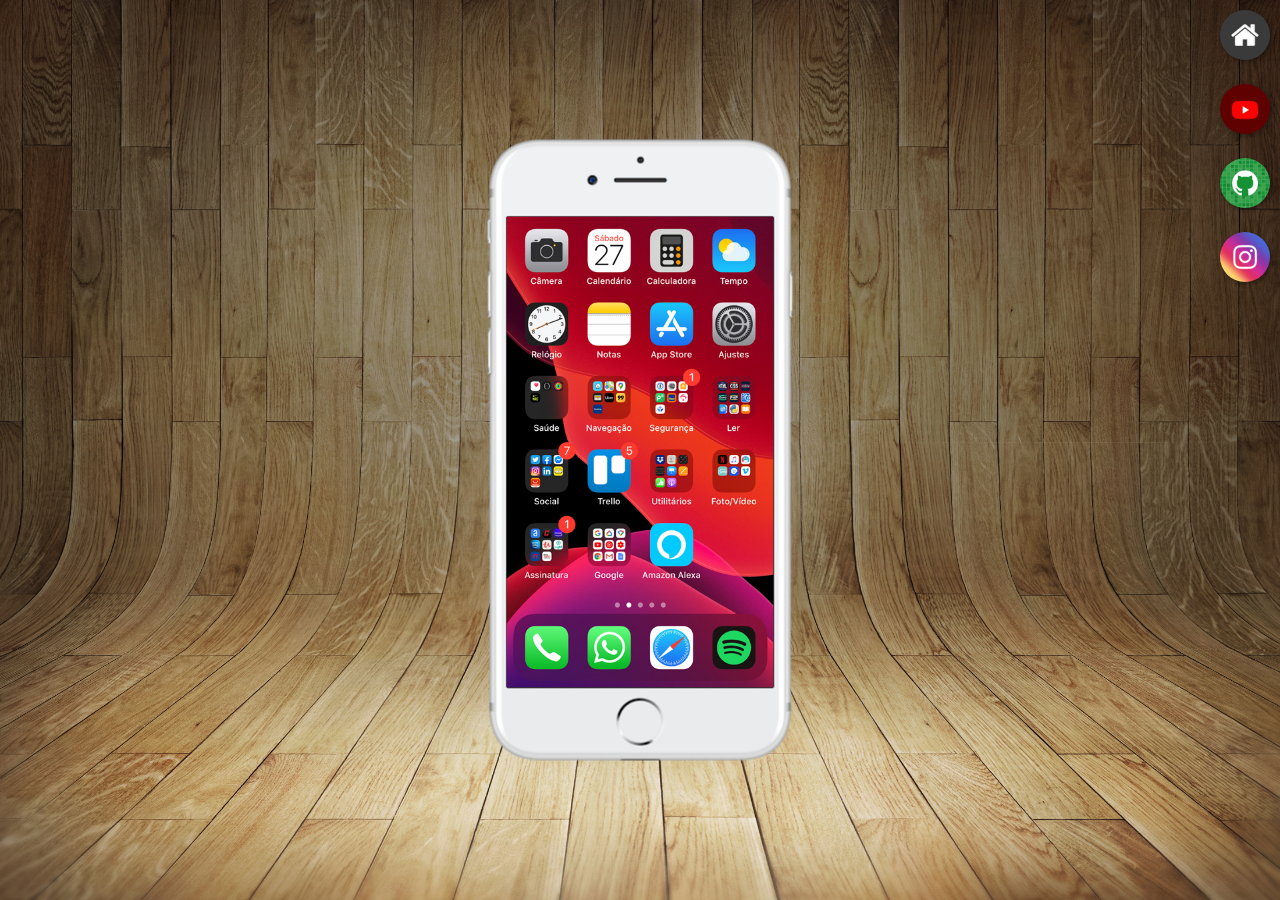
<file: index.html>
<!DOCTYPE html>
<html lang="en">
<head>
    <meta charset="UTF-8">
    <meta name="viewport" content="width=device-width, initial-scale=1.0">
    <title>Projeto Redes  Sociais</title>
    <link rel="shortcut icon" href="favicon.ico" type="image/x-icon">
    <link rel="stylesheet" href="style.css">
</head>
<body>
    <main>
        <section id="telefone">
              <iframe src="home.html" frameborder="0" name="tela" id="tela">Seu navegador não é compativel com isso.</iframe>
        </section>
        <section id="redes-sociais">
            <a href="home.html" target="tela"><img src="imagens/logo-home.jpg" alt="home"></a><br>
            <a href="youtube.html" target="tela"><img src="imagens/logo-youtube.jpg" alt="Youtube"></a><br>
            <a href="github.html" target="tela"><img src="imagens/logo-github.jpg" alt="Github"></a><br>
            <a href="instagram.html" target="tela"><img src="imagens/logo-instagram.jpg" alt="Instagram"></a>
        </section>
    </main>
</body>
</html>
</file>
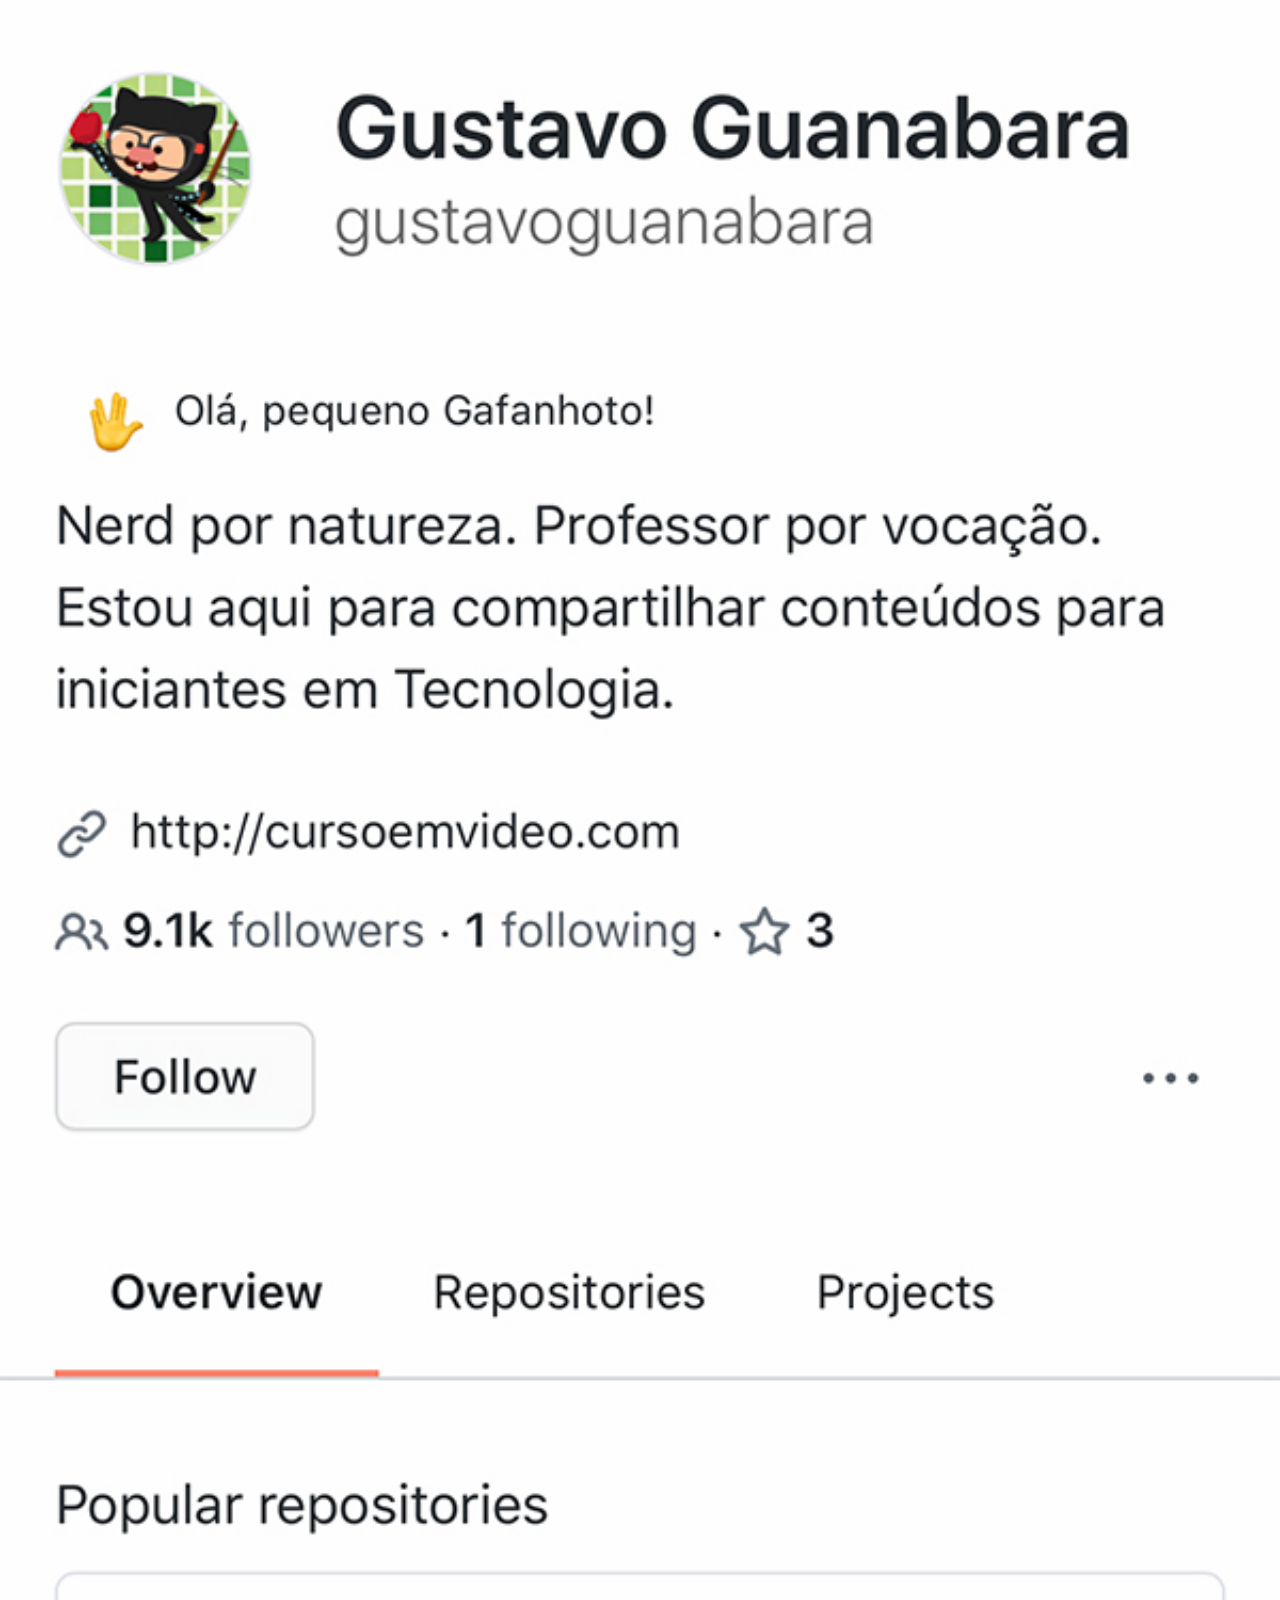
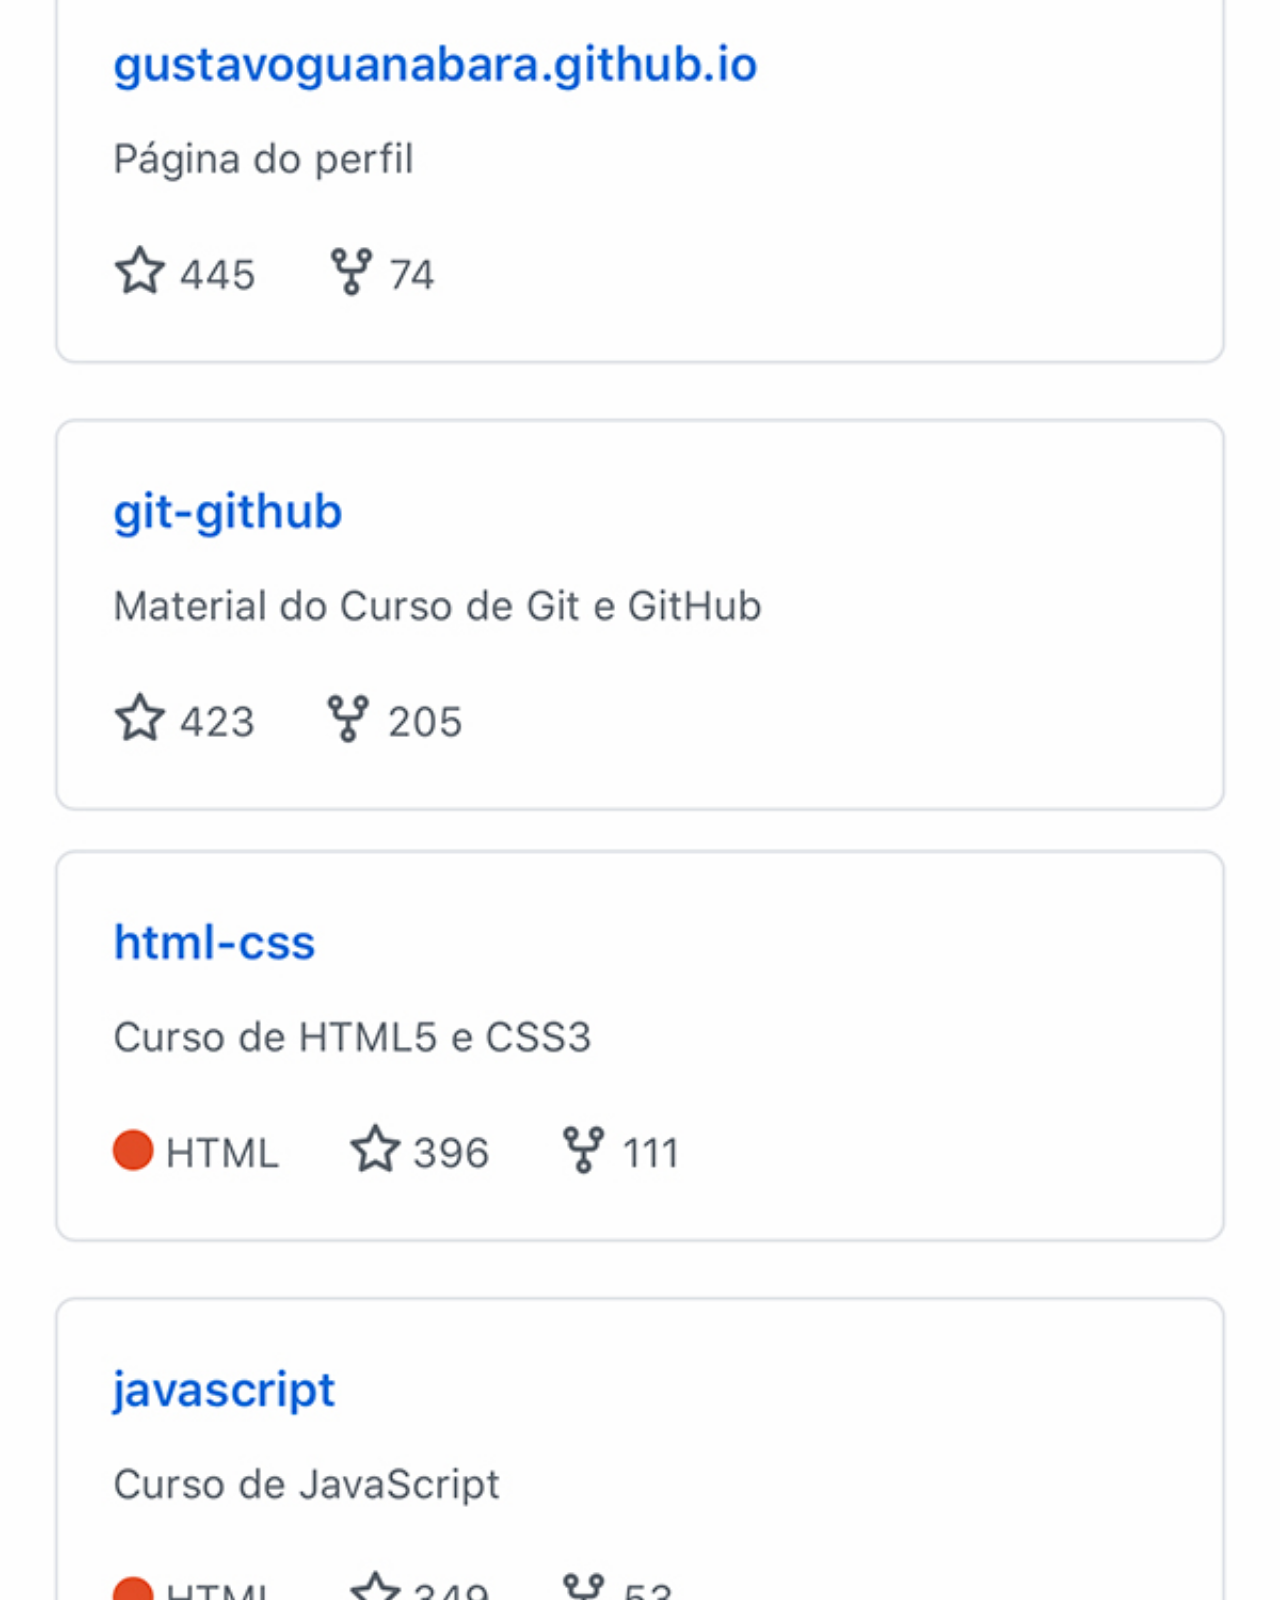
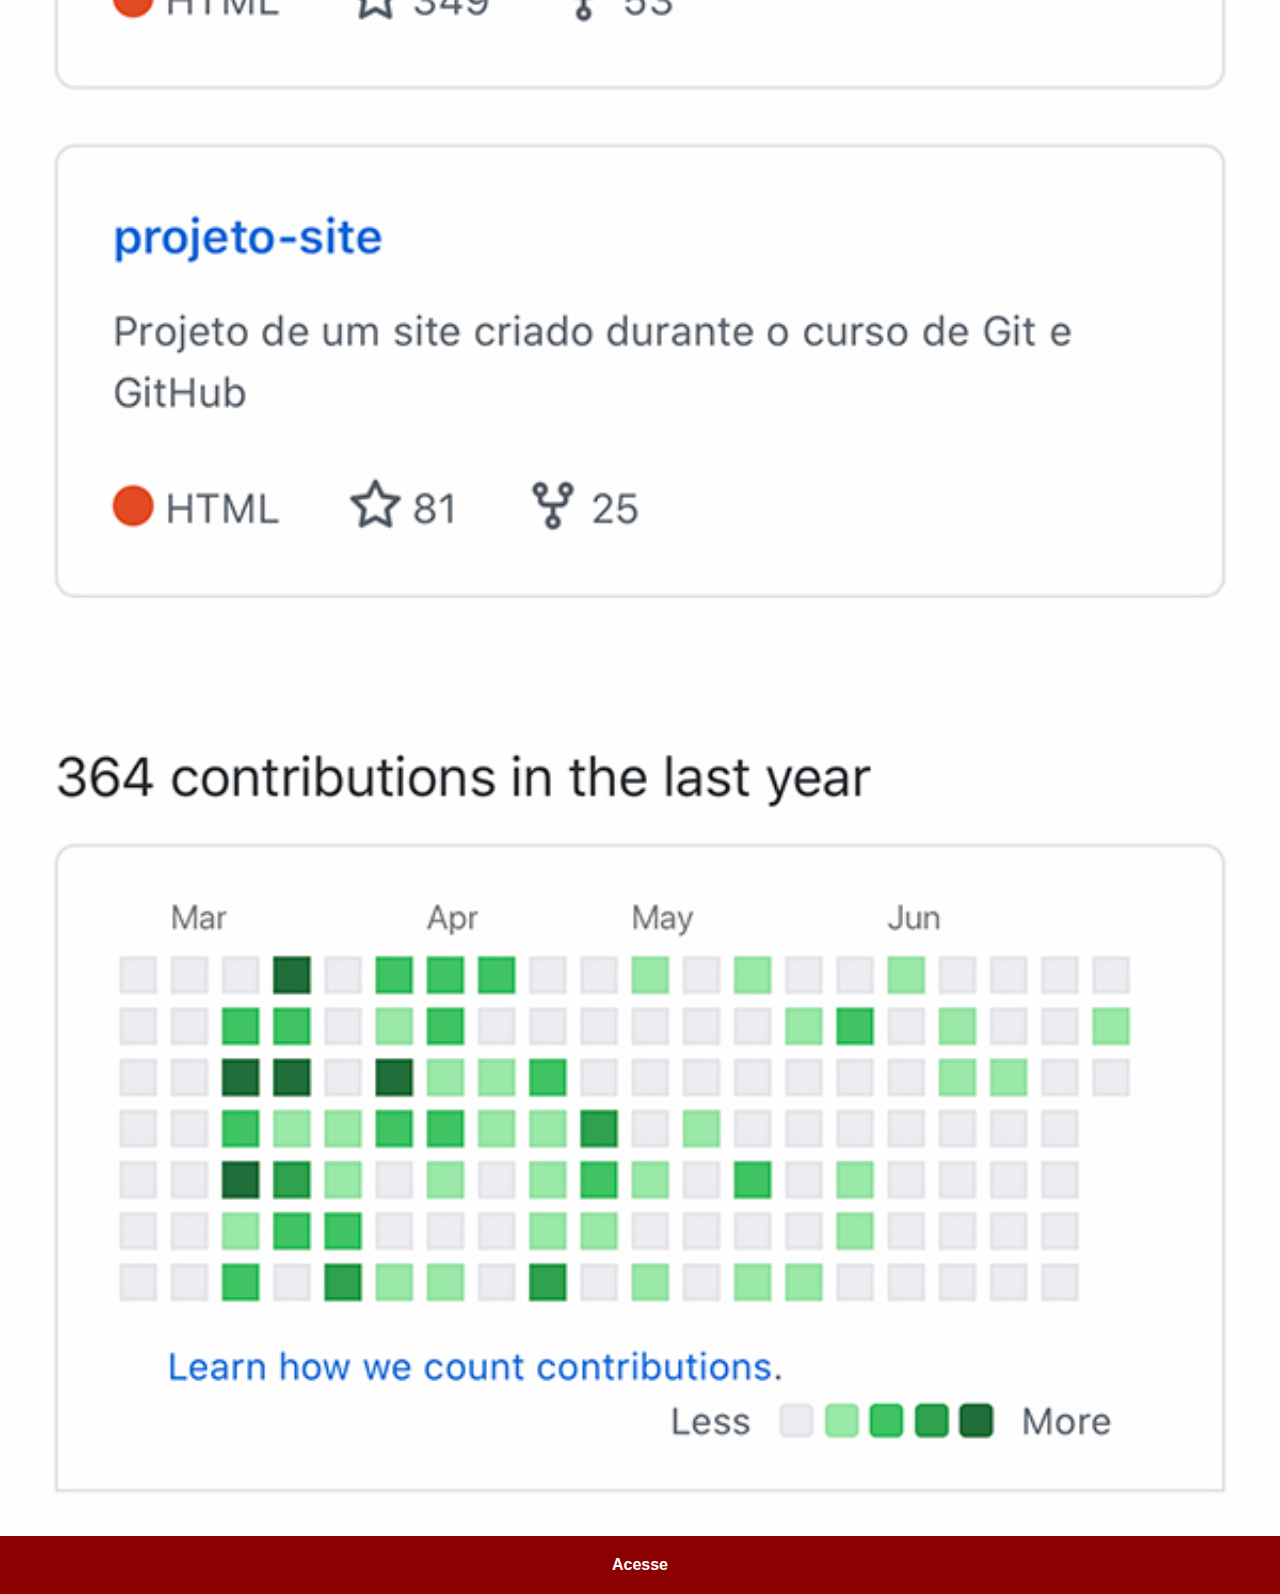
<file: github.html>
<!DOCTYPE html>
<html lang="en">
<head>
    <meta charset="UTF-8">
    <meta name="viewport" content="width=device-width, initial-scale=1.0">
    <title>Document</title>
    <link rel="stylesheet" href="social.css">
</head>
<body>
    <img src="imagens/tela-github.jpg" alt="GitHub">
    <a href="https://github.com/gustavoguanabara" target="_blank">Acesse</a>
</body>
</html>
</file>
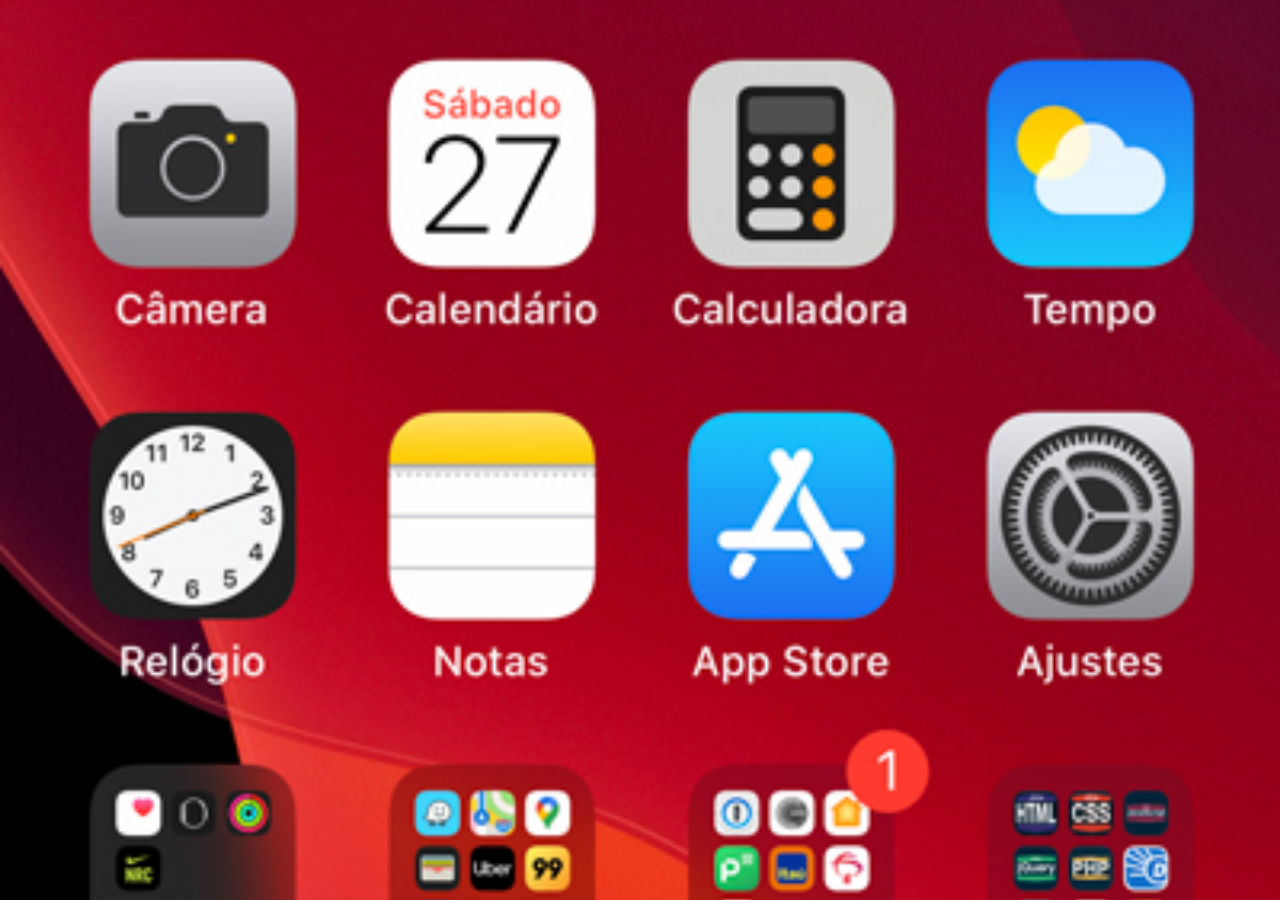
<file: home.html>
<!DOCTYPE html>
<html lang="en">
<head>
    <meta charset="UTF-8">
    <meta name="viewport" content="width=device-width, initial-scale=1.0">
    <title>Document</title>
    <style>
        * {
            margin: 0px;
            padding: 0px;
        }

        body {
            width: 100vw;
            height: 100vh;
            background: black url(imagens/tela-home.jpg)no-repeat top center;
            background-size: cover;
        }
    </style>
</head>
<body>
    
</body>
</html>
</file>
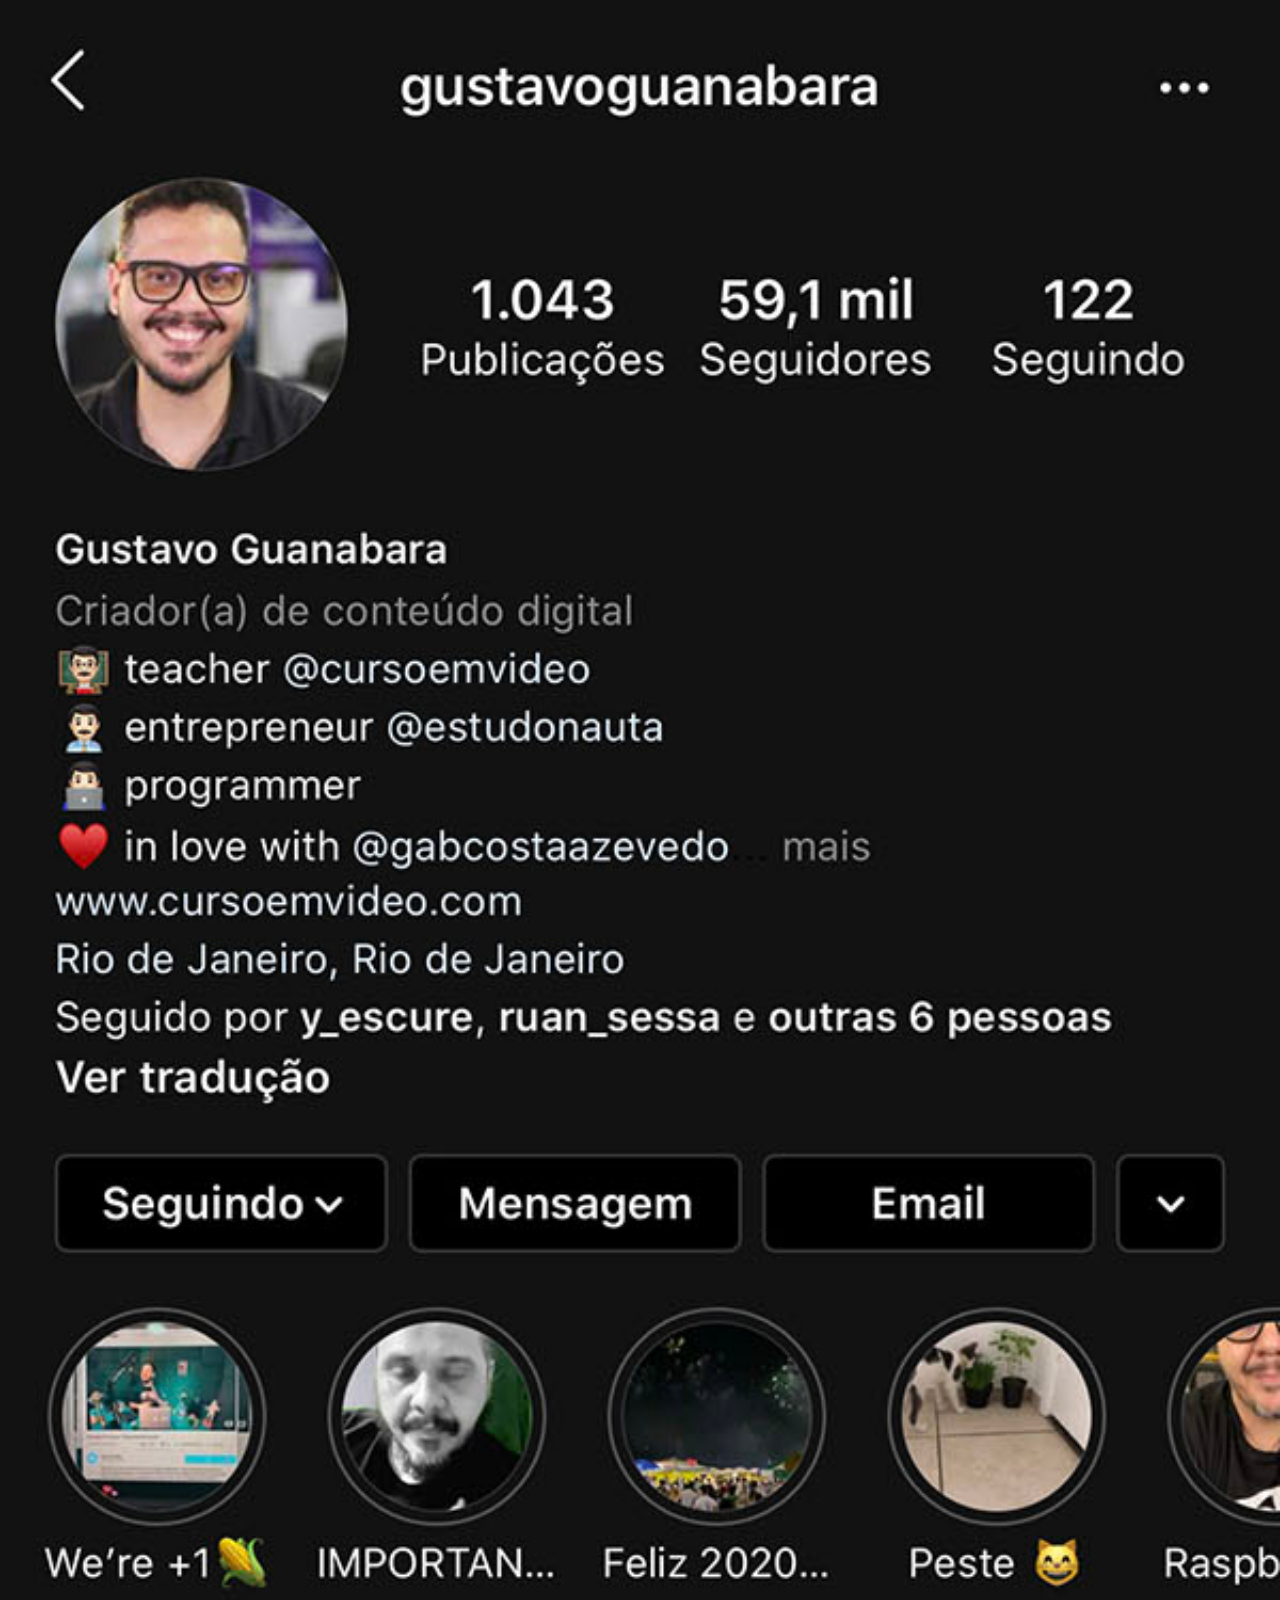
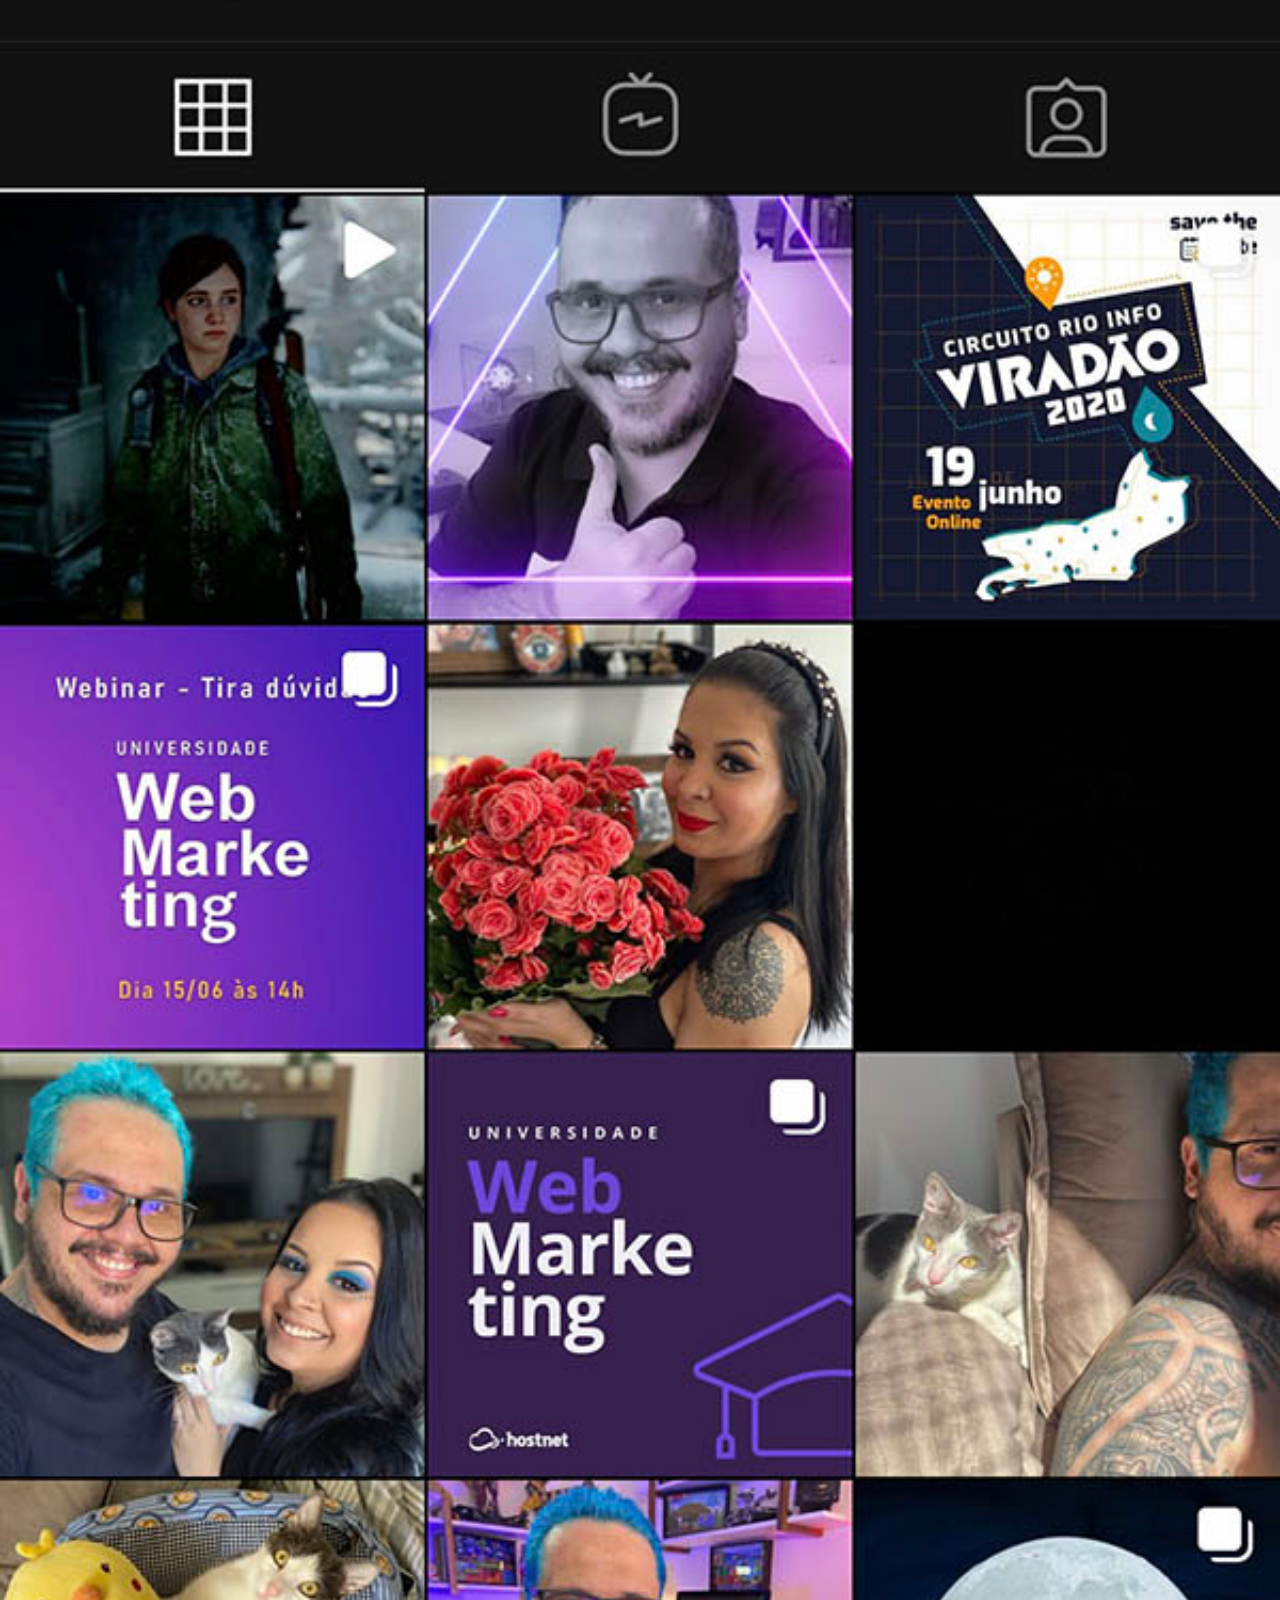
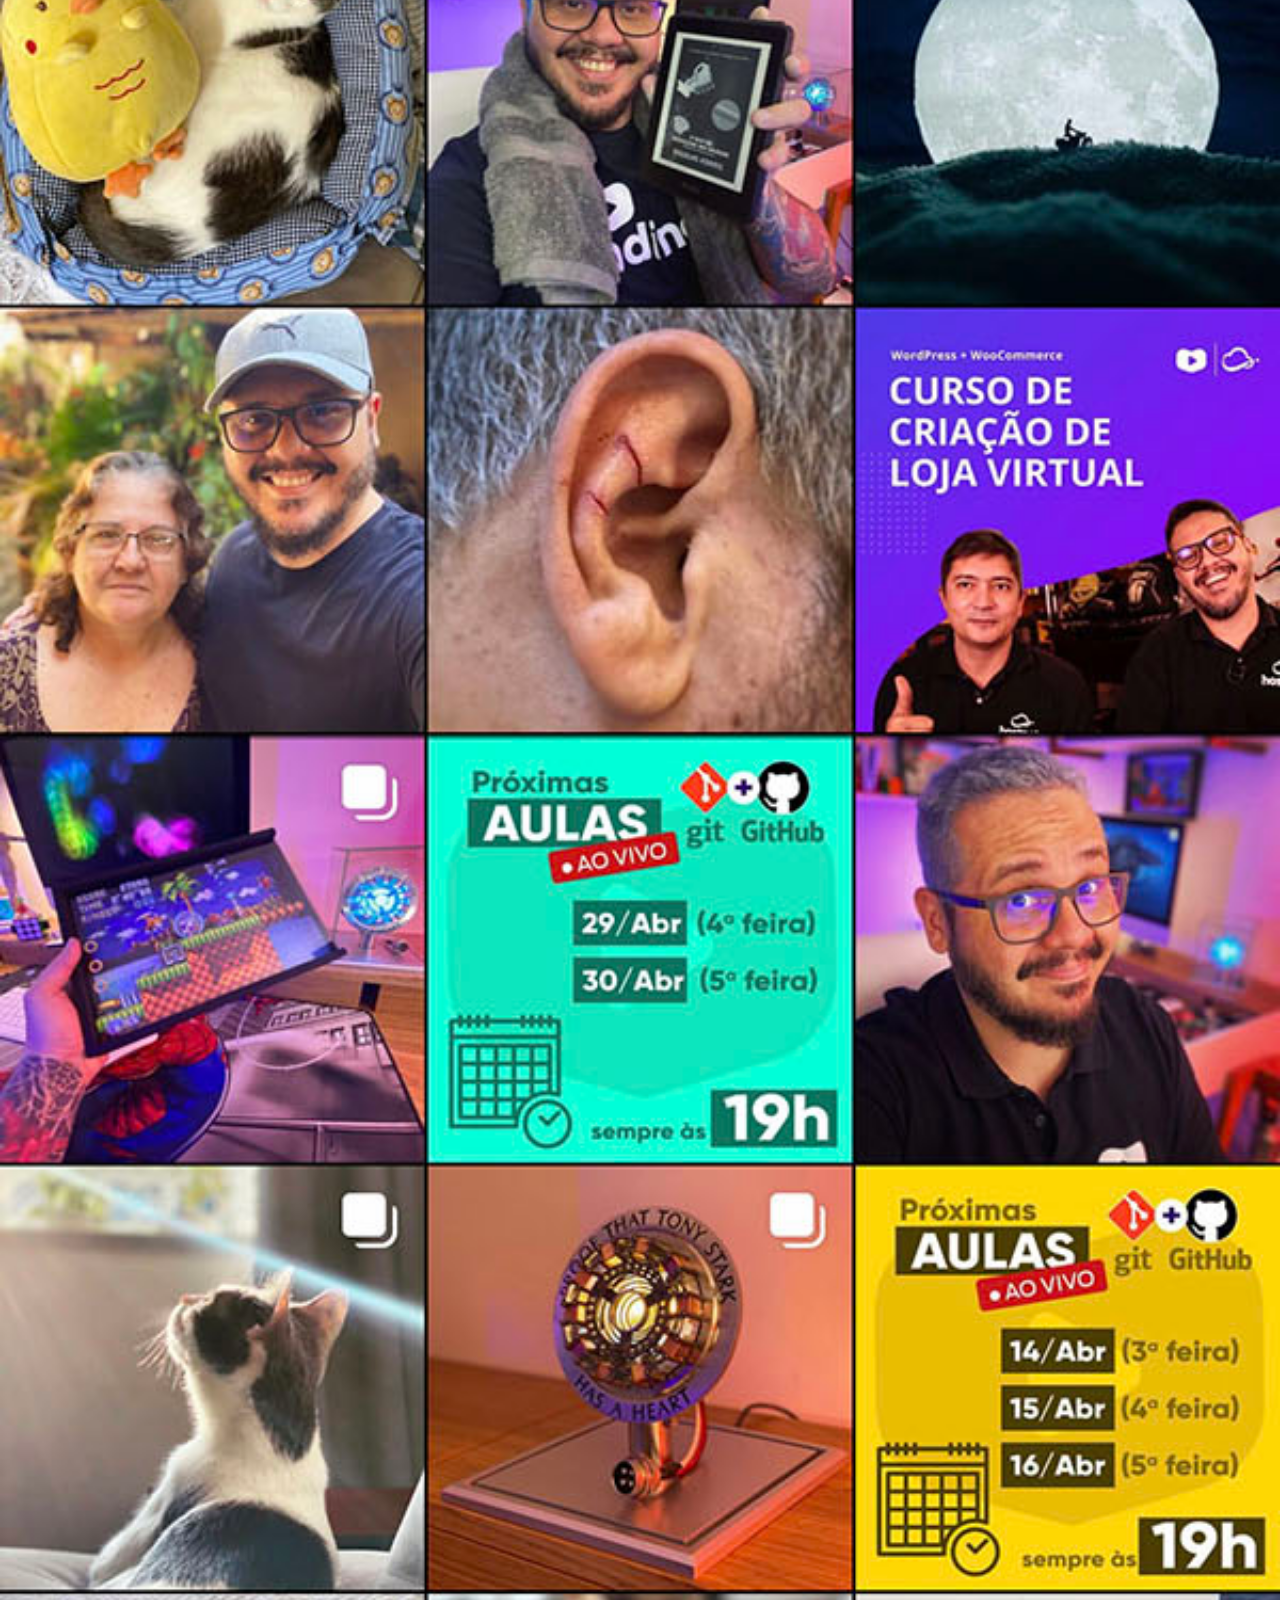
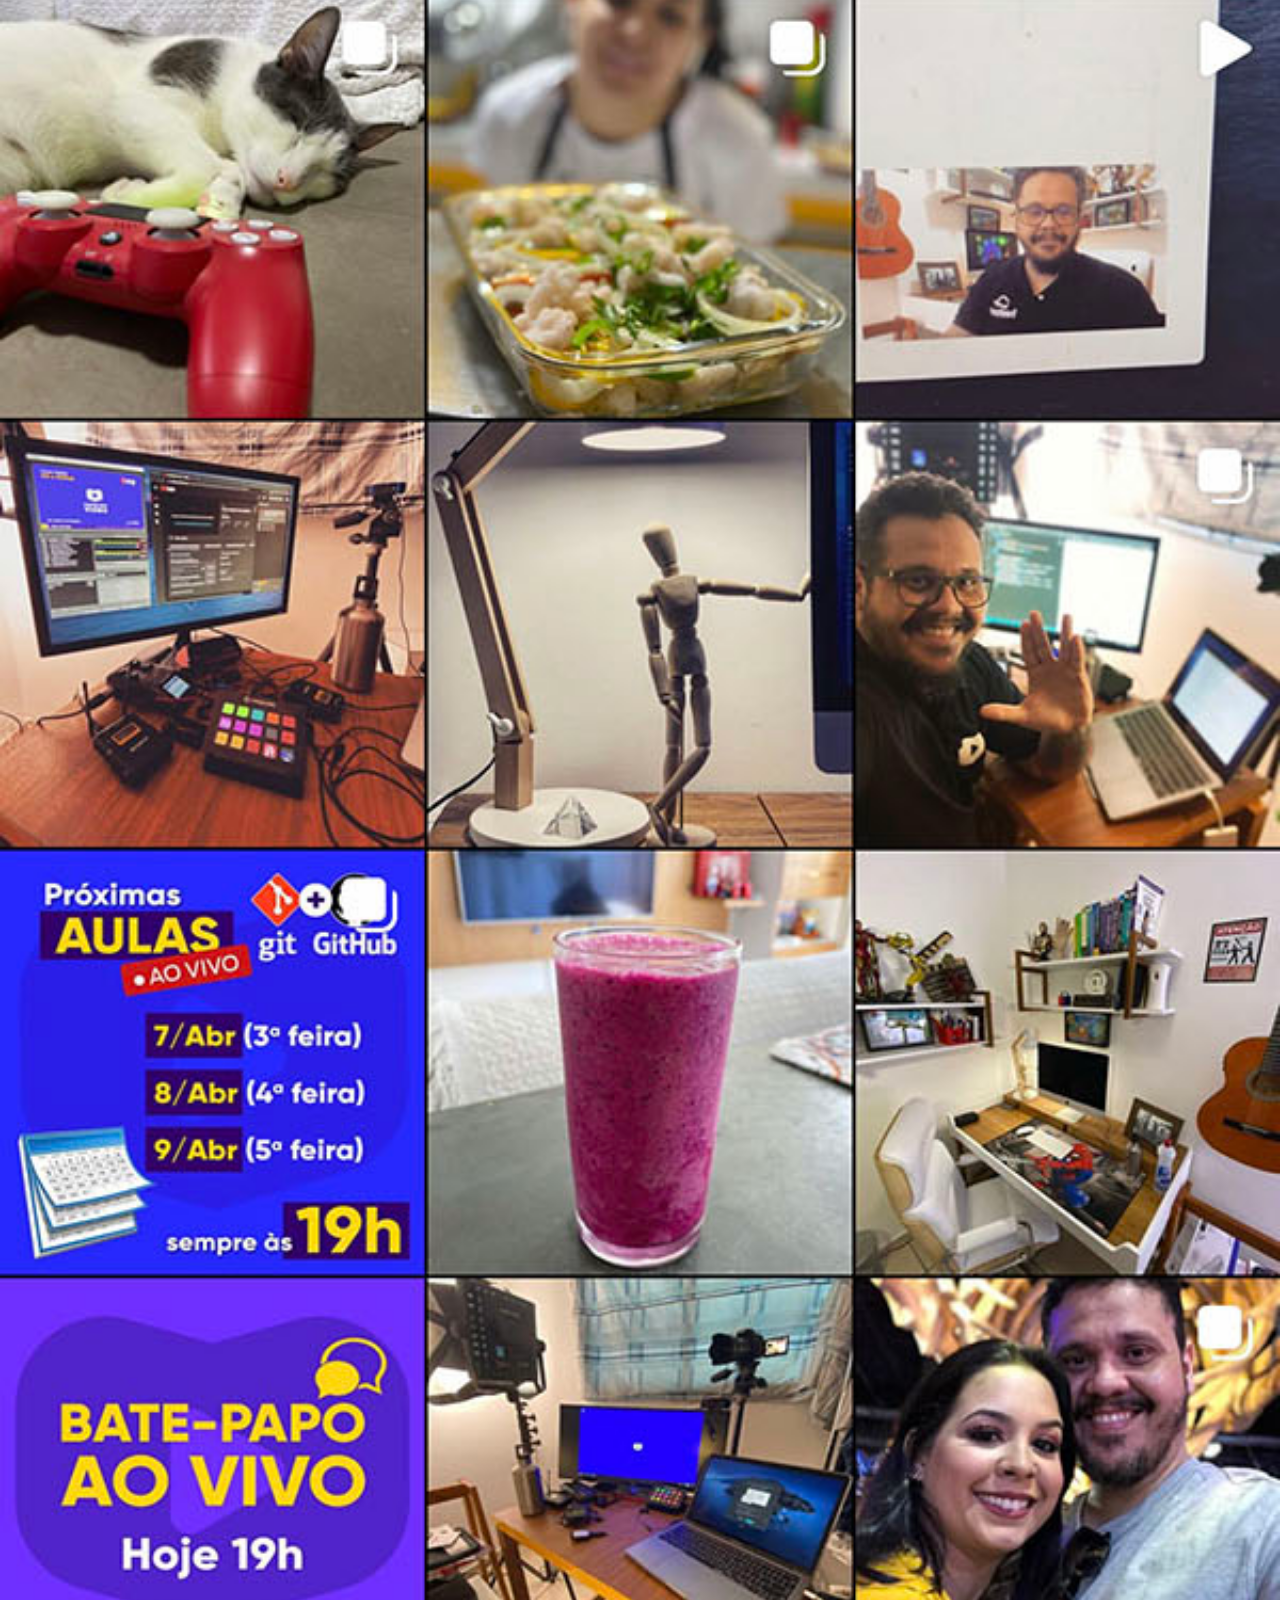
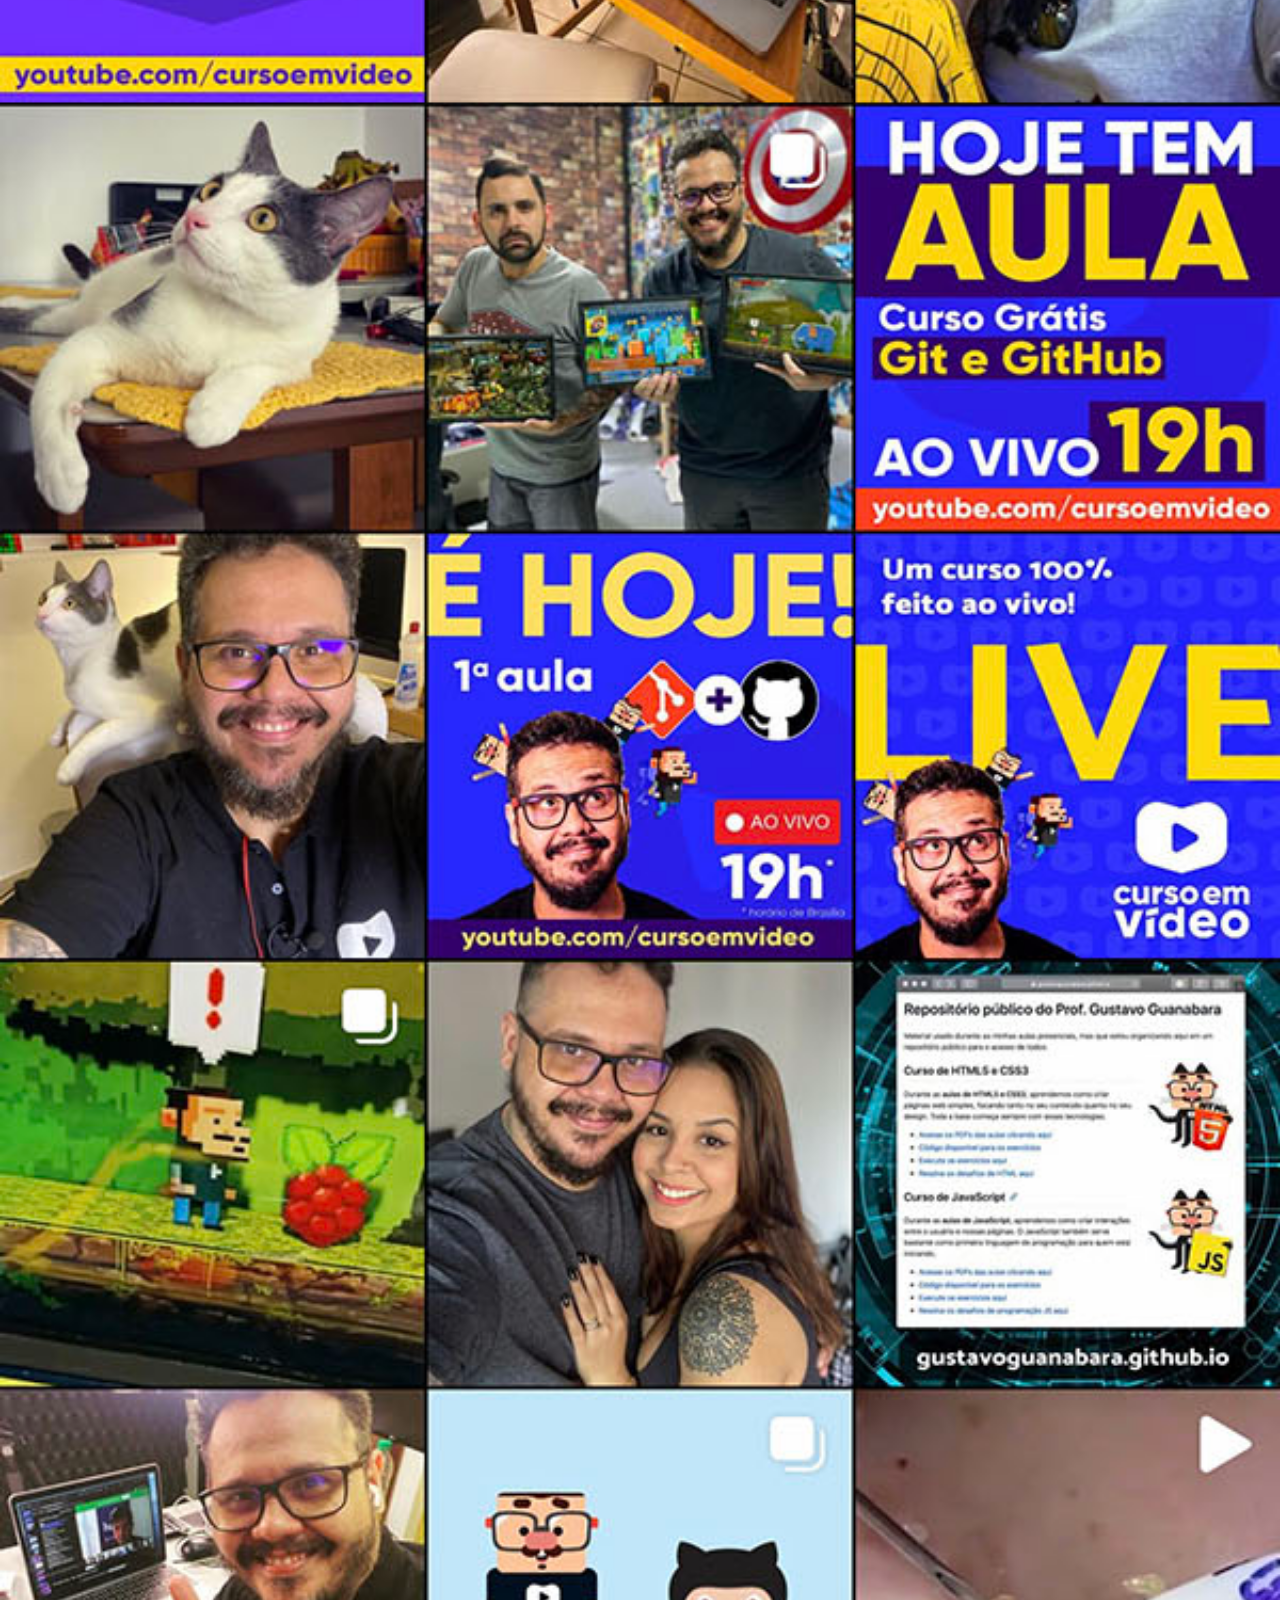
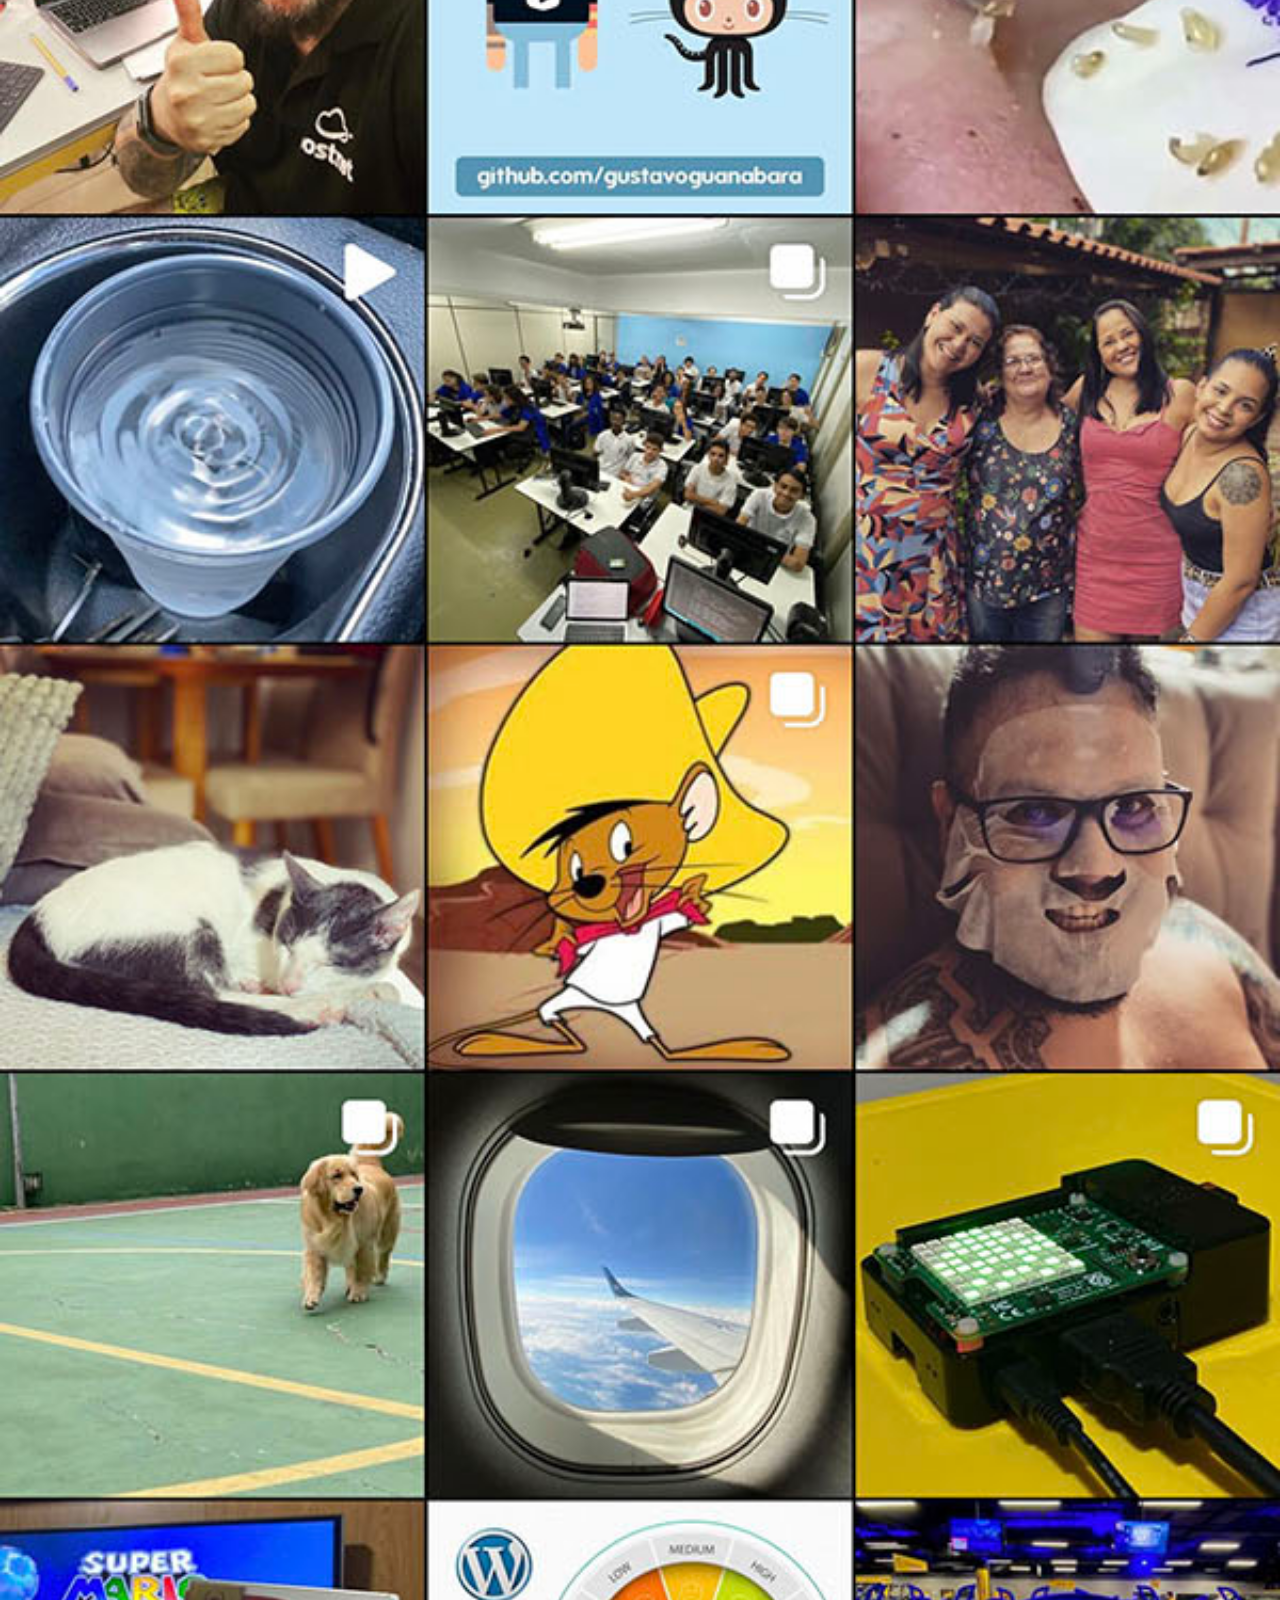
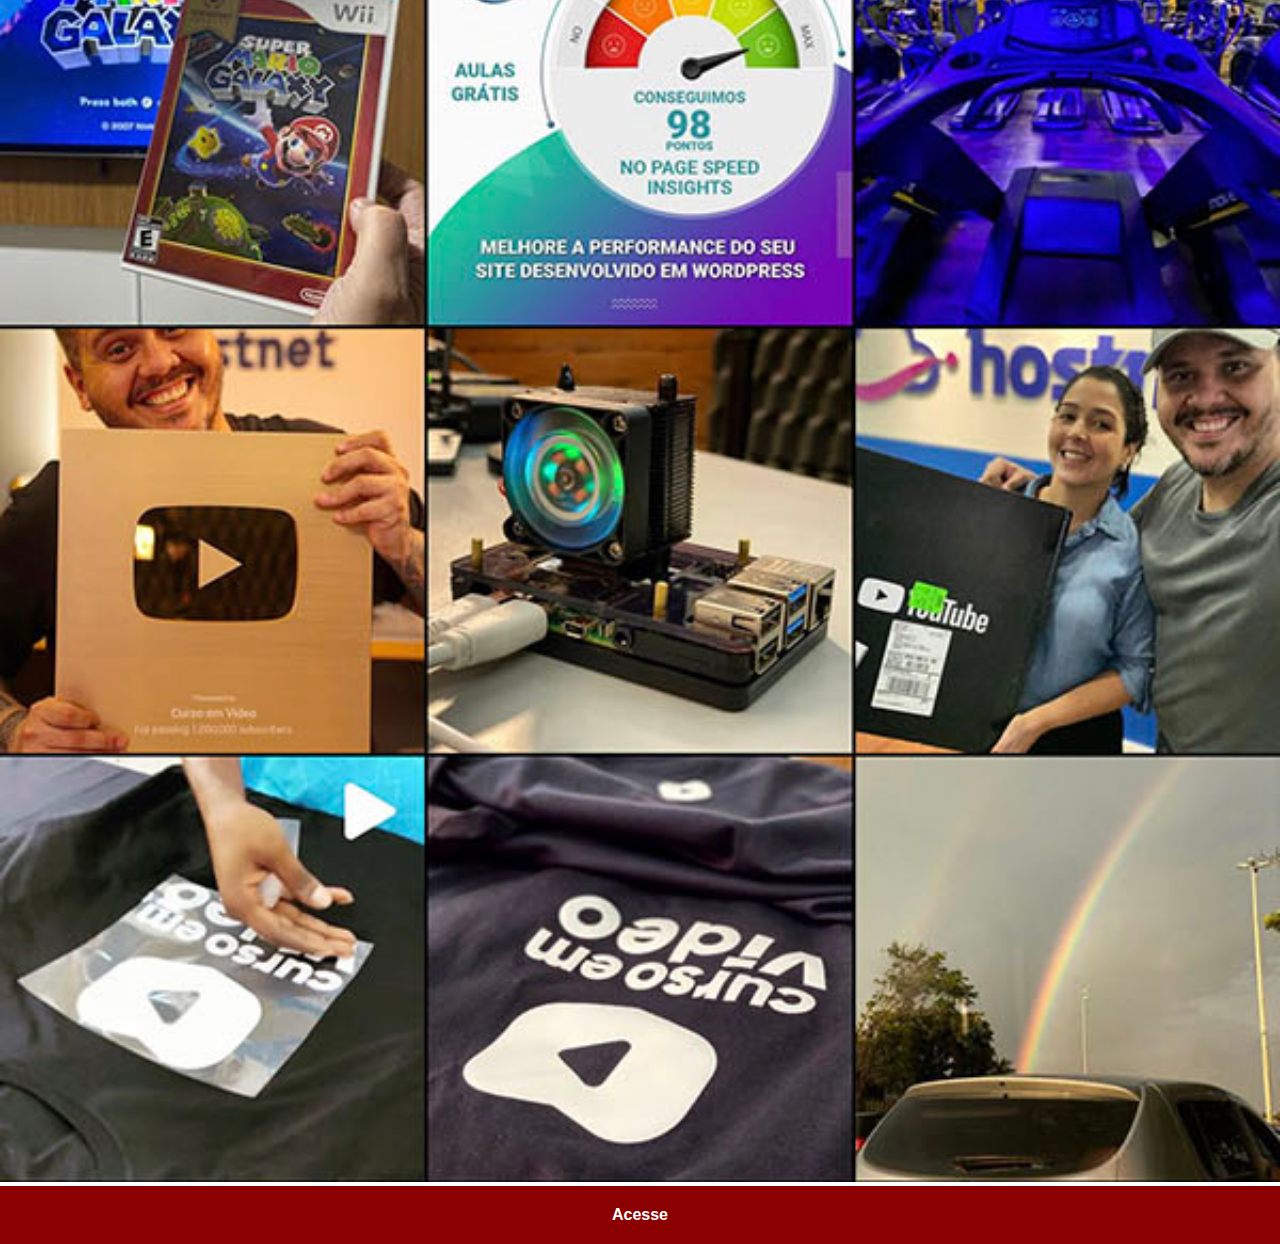
<file: instagram.html>
<!DOCTYPE html>
<html lang="en">
<head>
    <meta charset="UTF-8">
    <meta name="viewport" content="width=device-width, initial-scale=1.0">
    <title>Document</title>
    <link rel="stylesheet" href="social.css">
</head>
<body>
    <img src="imagens/tela-instagram.jpg" alt="Instagram">
    <a href="https://www.instagram.com/gustavoguanabara/" target="_blank">Acesse</a>
</body>
</html>
</file>
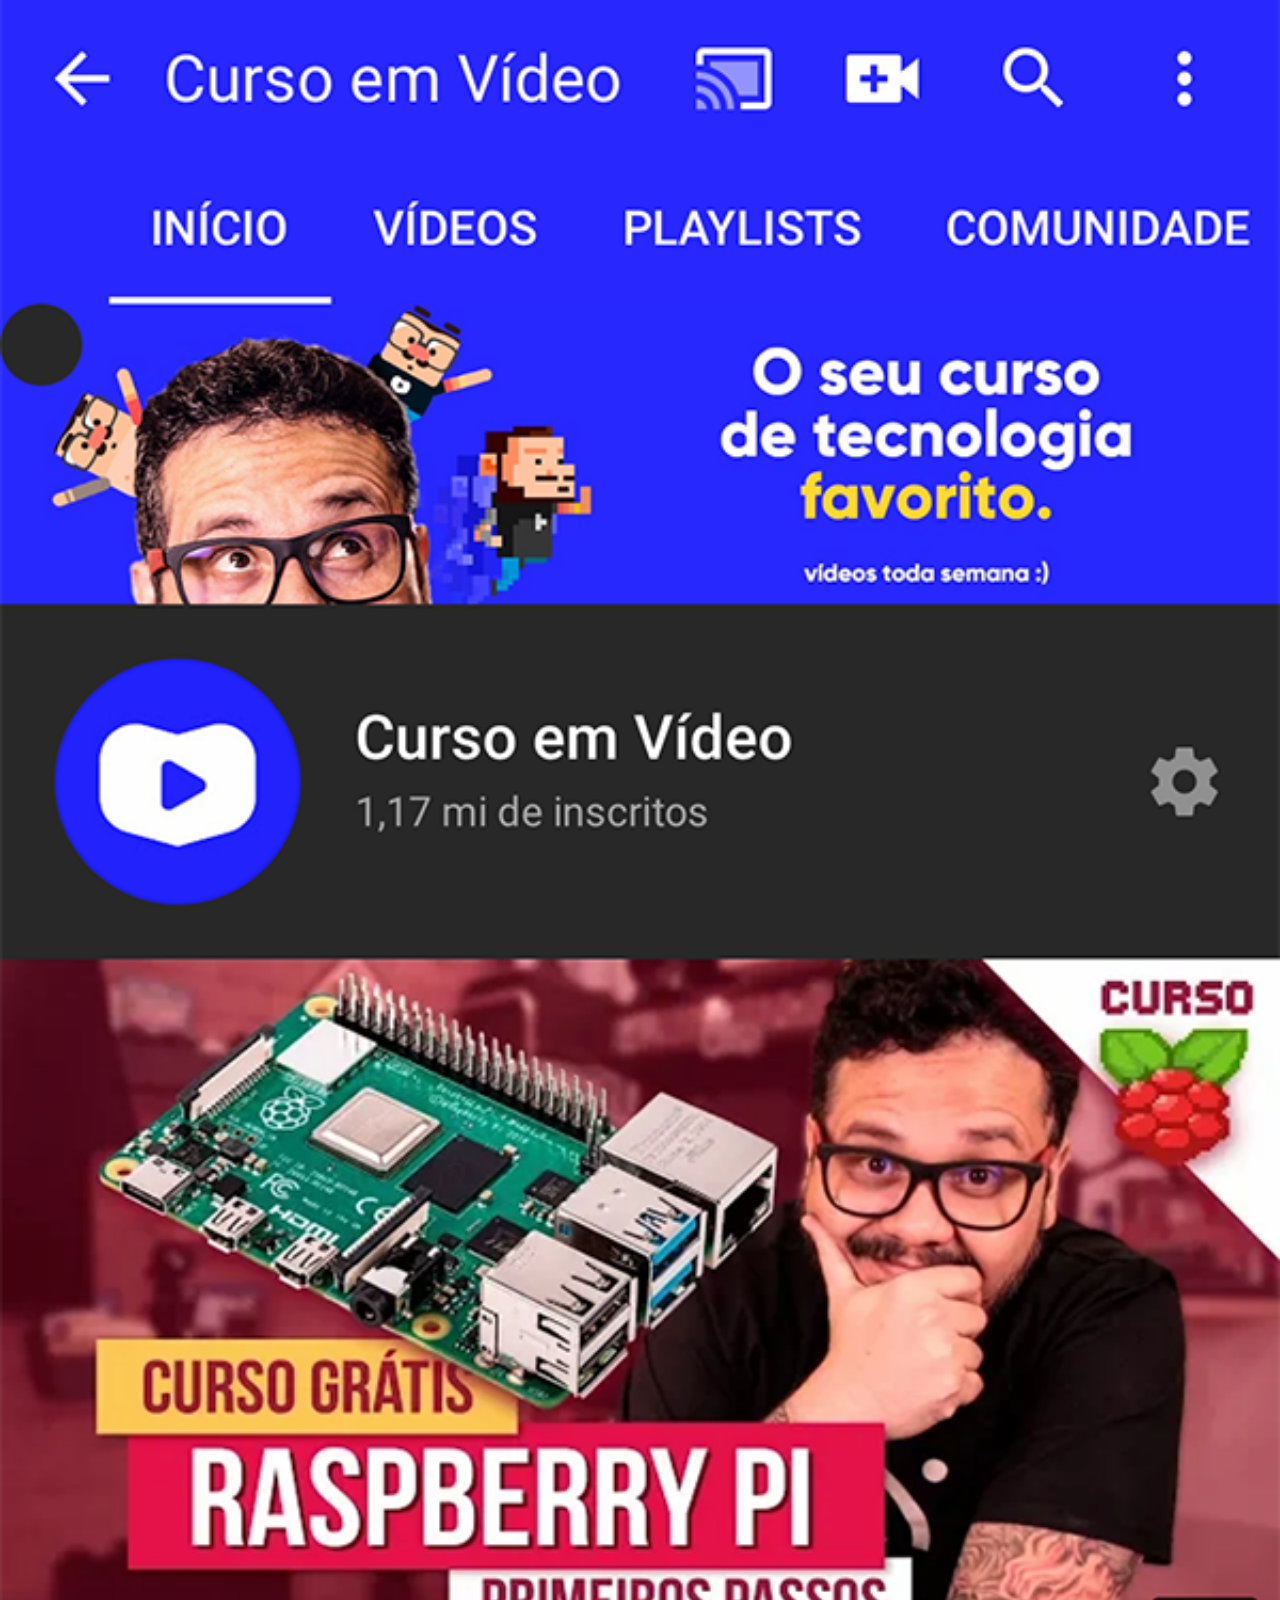
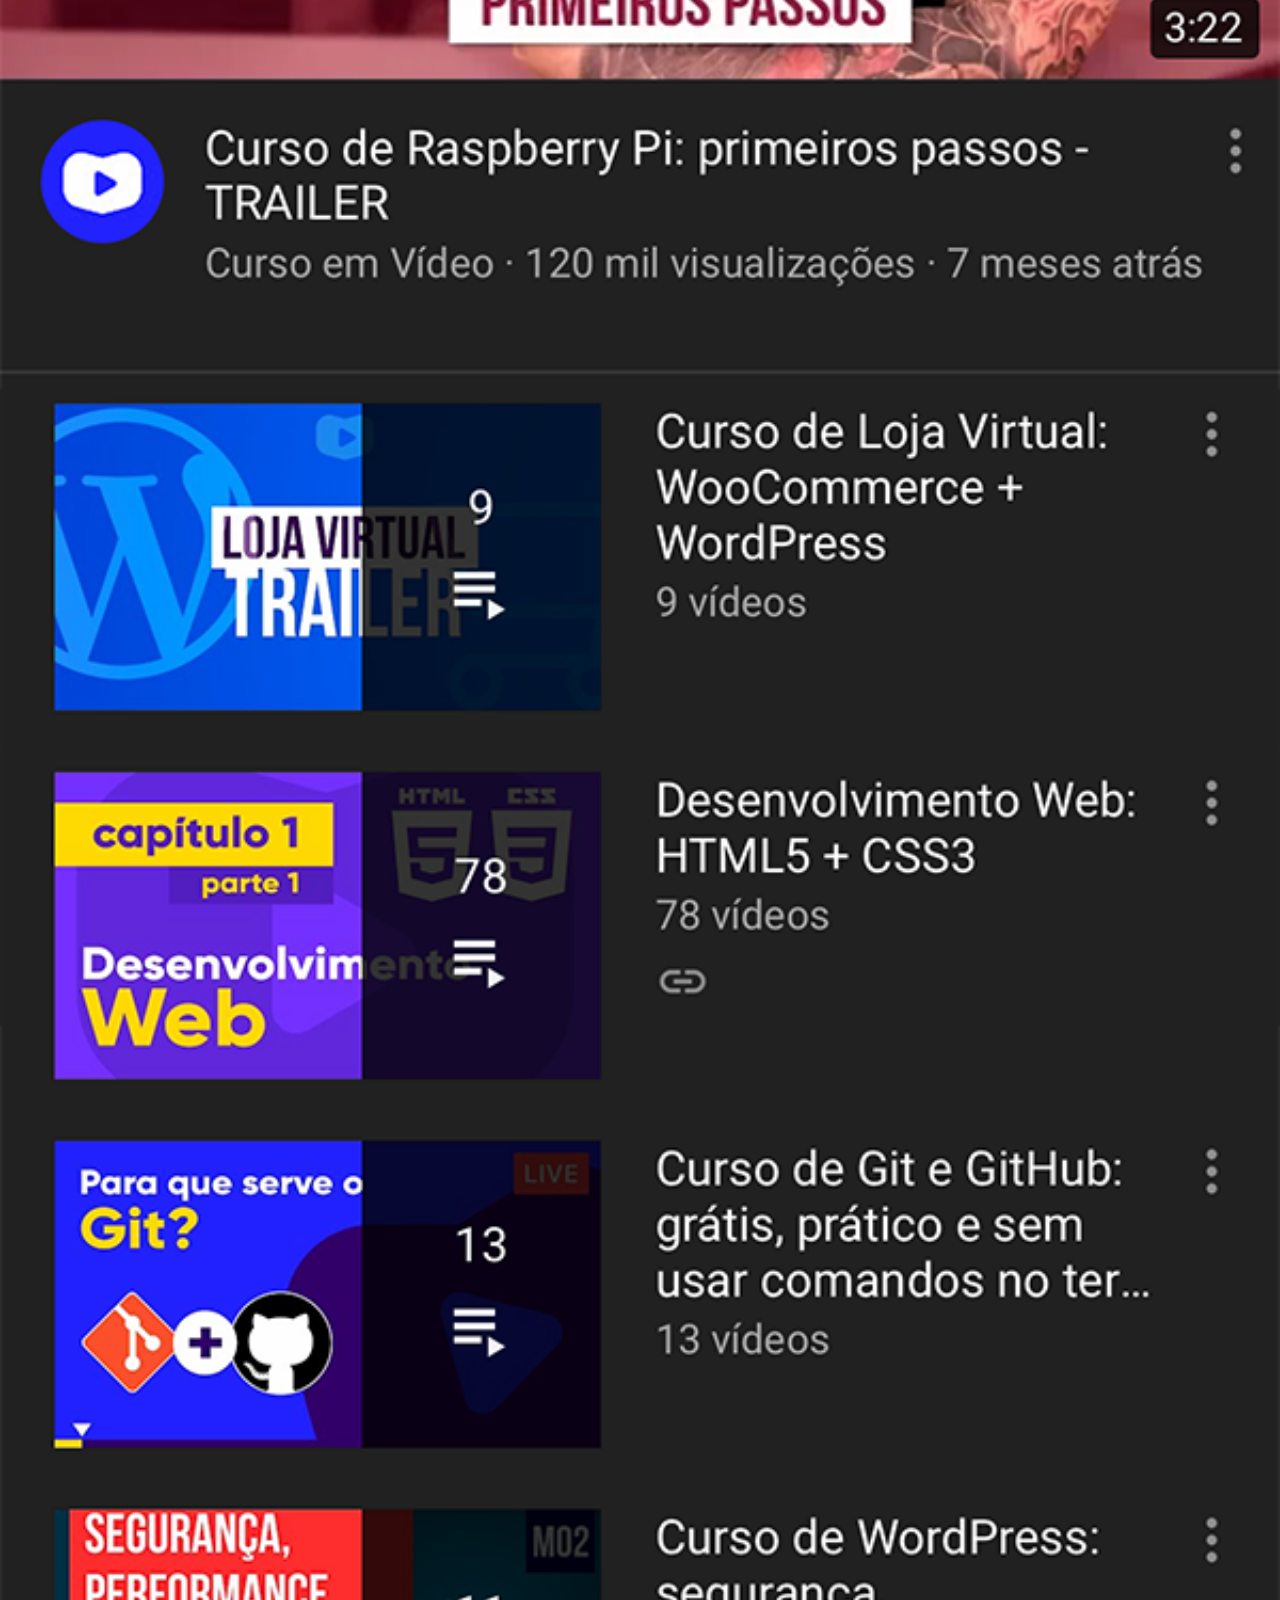
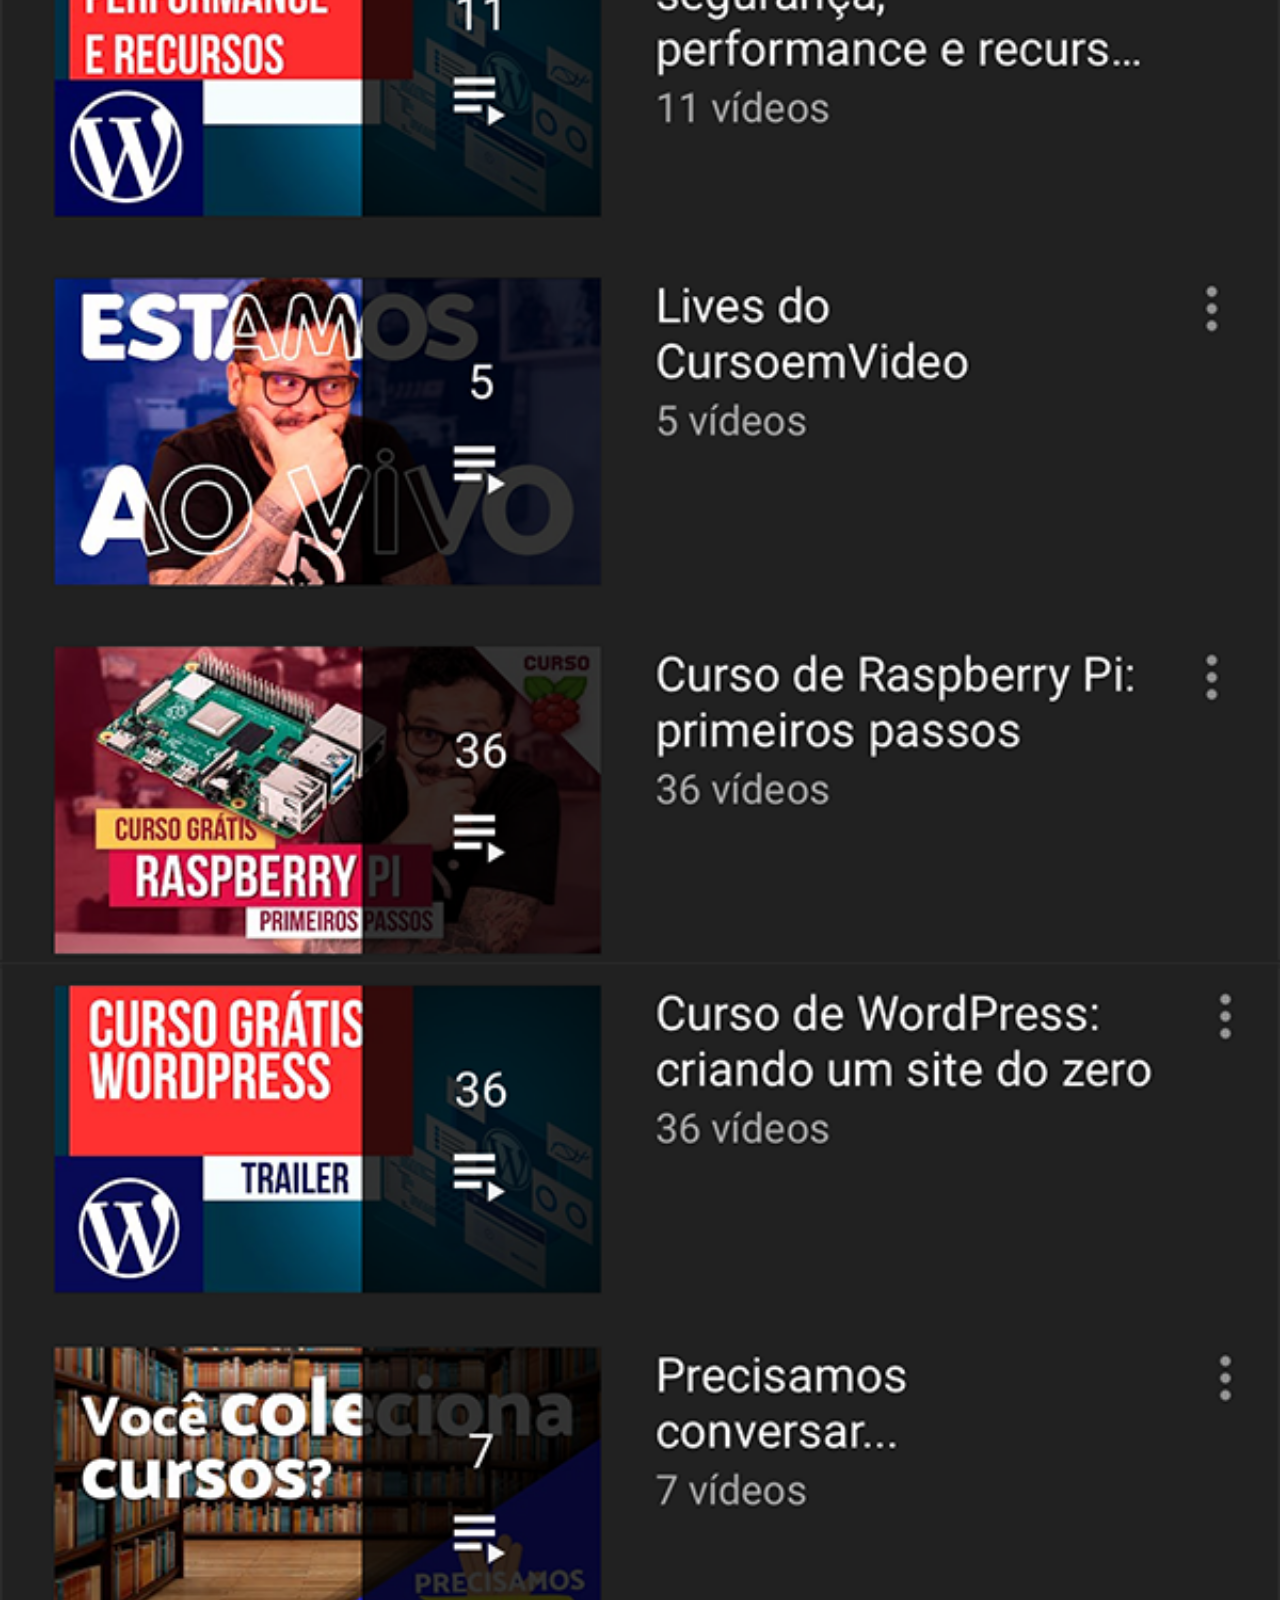
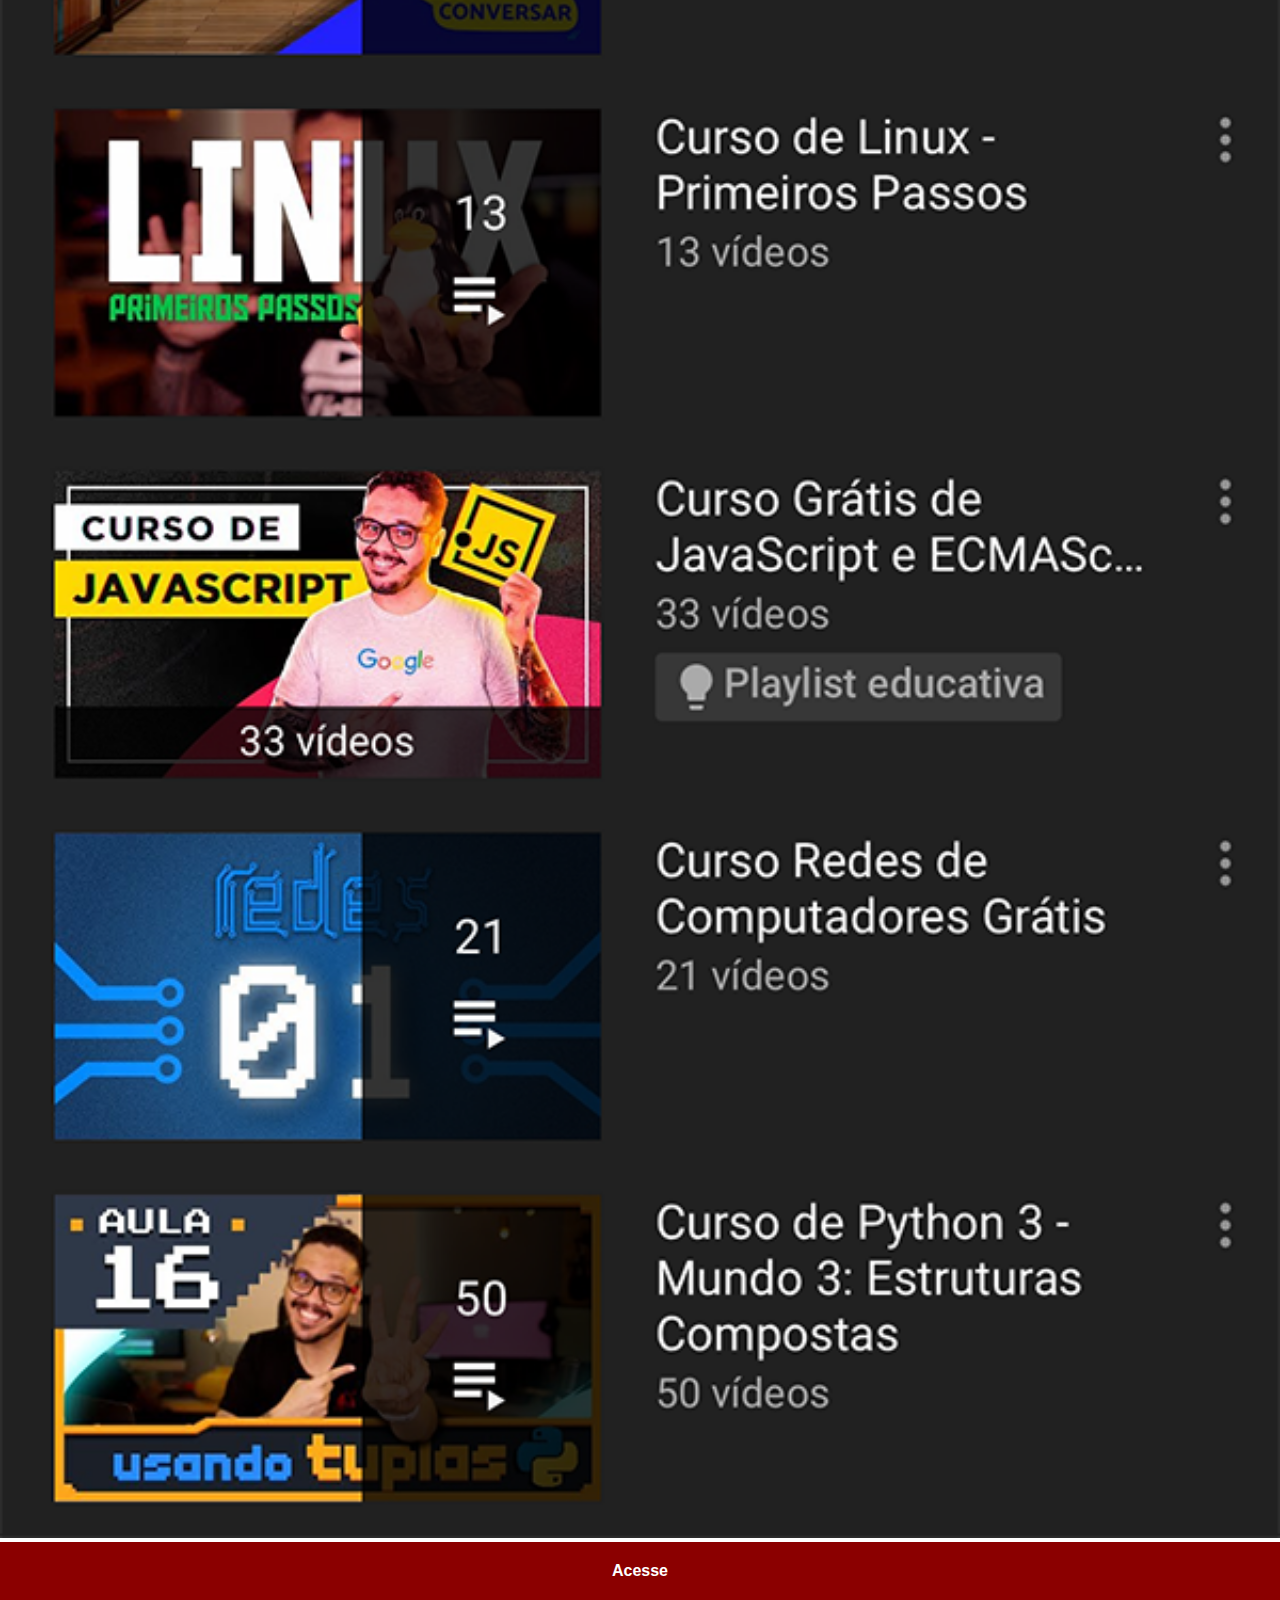
<file: youtube.html>
<!DOCTYPE html>
<html lang="en">
<head>
    <meta charset="UTF-8">
    <meta name="viewport" content="width=device-width, initial-scale=1.0">
    <title>Document</title>
    <link rel="stylesheet" href="social.css">
</head>
<body>
    <img src="imagens/tela-youtube.png" alt="YouTube">
    <a href="https://www.youtube.com/c/CursoemV%C3%ADdeo/playlists" target="_blank">Acesse</a>
</body>
</html>
</file>
<file: style.css>
@charset "UTF-8";

* {
    margin: 0px;
    padding: 0px;
    font-family: Arial, Helvetica, sans-serif;
}

html, body {
    height: 100vh;
    width: 100vw;
    background-color: black;
}

body {
    background: url(imagens/fundo-madeira.jpg) no-repeat top center;
    background-size: cover;
    background-attachment: fixed;
}

main {
    position: relative;
    height: 100vh;
}

section#telefone {
    position: absolute;
    height: 627px;
    top: 50%;
    left: 50%;
    transform: translate(-50%, -50%);
    width: 311px;
    
    background:url(imagens/frame-iphone.png) no-repeat;
}

iframe#tela {
    position: relative;
    top: 80px;
    left: 22px;
    width: 267px;
    height: 471px;
}

section#redes-sociais {
    text-align: right;
}

section#redes-sociais img {
    width: 50px;
    margin: 10px;
    border-radius: 50%;
    box-shadow: 2px 2px 5px rgba(0, 0, 0, 0.379);
    box-sizing: border-box;
}

section#redes-sociais img:hover {
    border:2px solid rgba(255, 255, 255, 0.552);
    transform: translate(-2px, -2px);
    transition: transform 0.3s;
}
</file>
<file: social.css>
@charset "UTF-8";

* {
    margin: 0px;
    padding: 0px;
    font-family: Arial, Helvetica, sans-serif;
 }

    ::-webkit-scrollbar {
     width: 0px;
     height: 0px;
    }

 img {
     width: 100vw;
 }
 a {
    display: block;
    color: white;
    background-color: darkred;
    padding: 20px;
    text-align: center;
    font-weight: bolder;
    text-decoration: none;
 }

 a:hover {
     background-color: red;
 }
</file>
